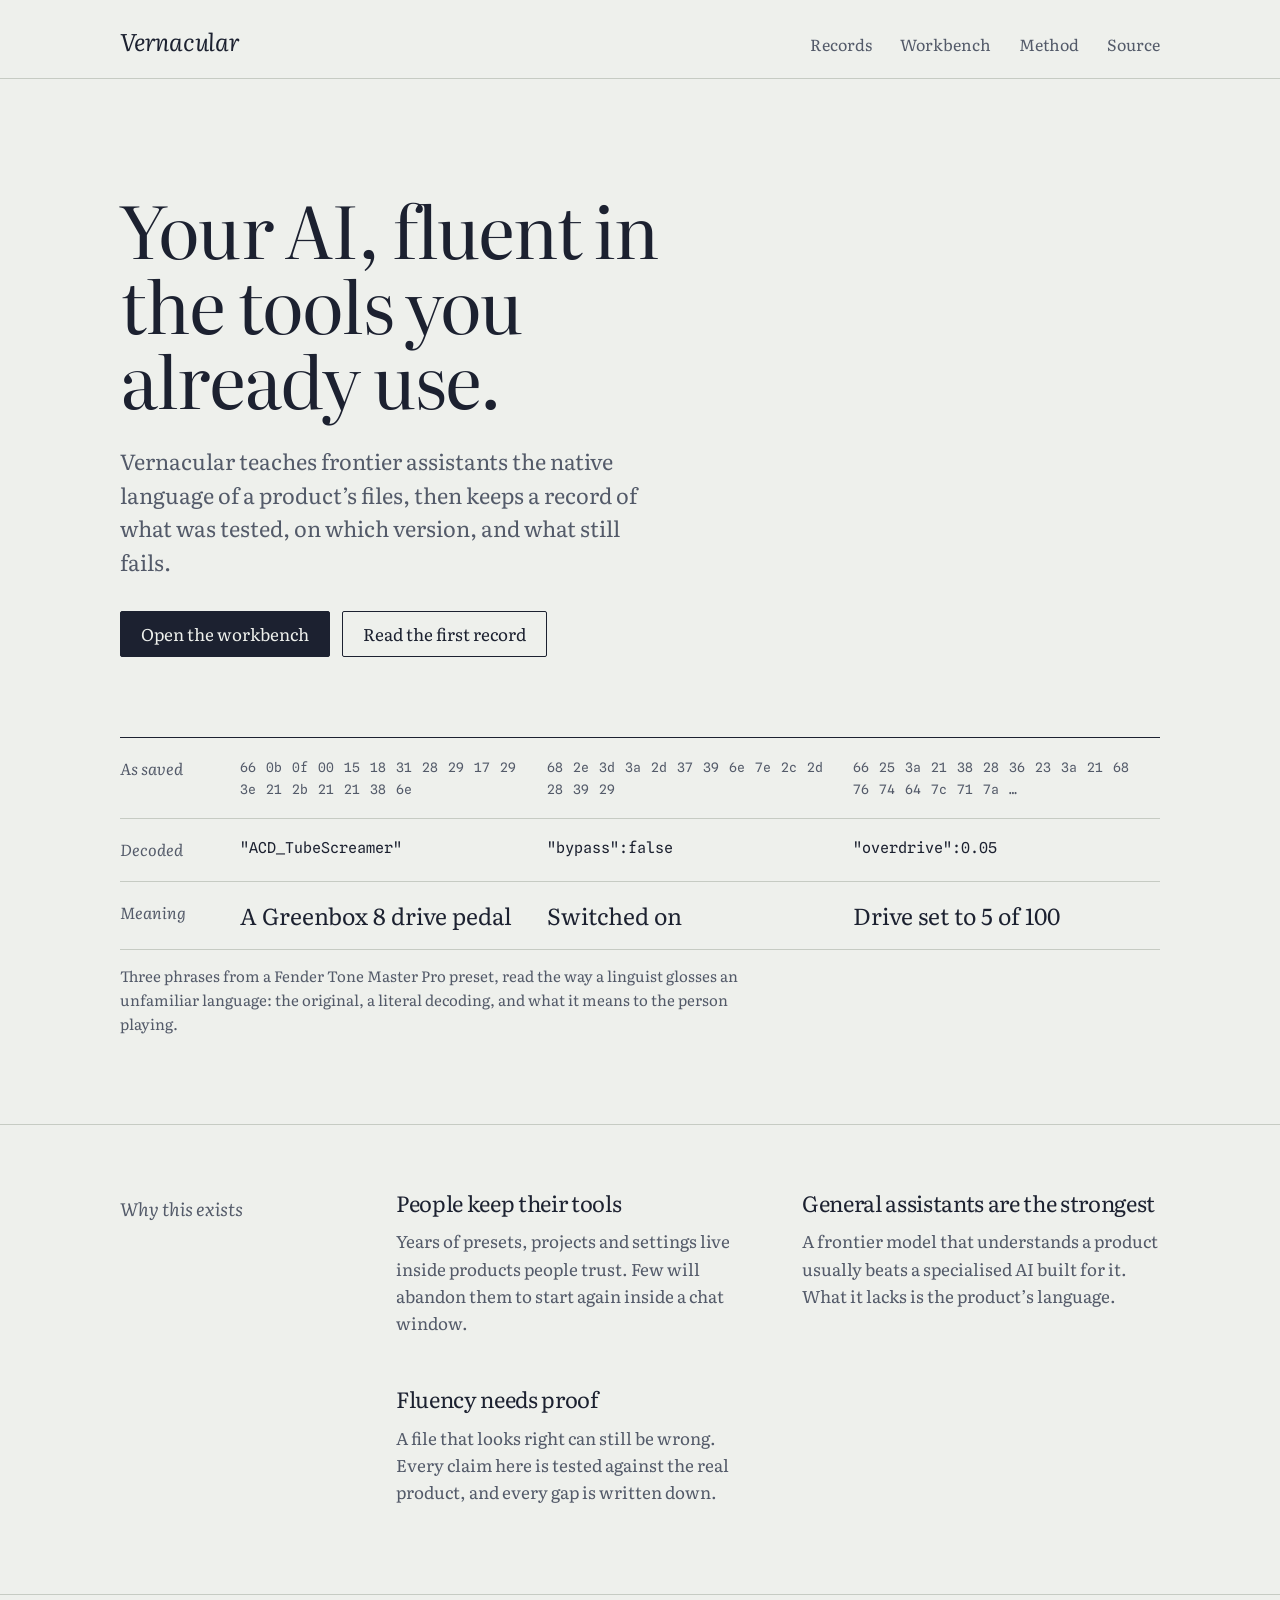
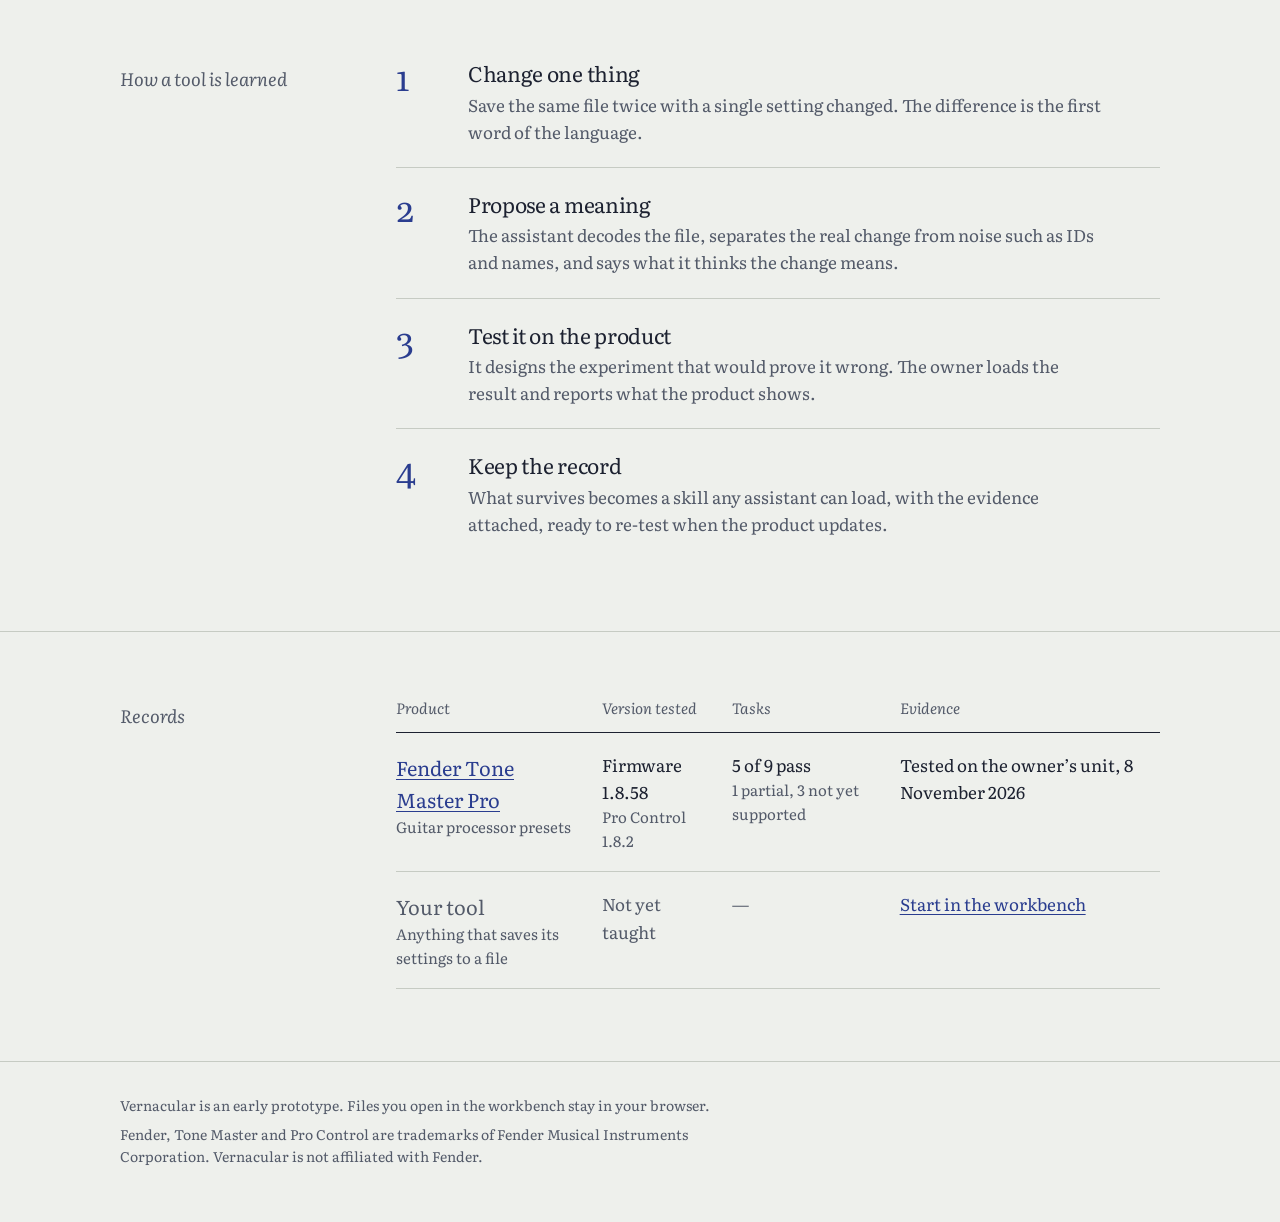
<file: index.html>
<!doctype html>
<html lang="en">
<head>
<meta charset="utf-8">
<meta name="viewport" content="width=device-width, initial-scale=1">
<title>Vernacular</title>
<meta name="description" content="Vernacular teaches frontier AI assistants the native file language of the tools you already use, and keeps a tested record of what works.">
<link rel="preconnect" href="https://fonts.googleapis.com">
<link rel="preconnect" href="https://fonts.gstatic.com" crossorigin>
<link href="https://fonts.googleapis.com/css2?family=Literata:ital,opsz,wght@0,7..72,300..600;1,7..72,300..500&family=Spline+Sans+Mono:wght@400;500&display=swap" rel="stylesheet">
<link rel="stylesheet" href="assets/site.css">
<style>
  .hero { padding: clamp(56px, 9vw, 112px) 0 clamp(48px, 7vw, 88px); }
  .hero h1 { max-width: 15ch; }
  .hero .lede { margin-top: 28px; }

  /* The interlinear gloss: one file, read three ways */
  .gloss { margin: clamp(48px, 7vw, 80px) 0 0; }
  .gloss-grid {
    display: grid;
    grid-template-columns: minmax(84px, 120px) repeat(3, minmax(0, 1fr));
    border-top: 1px solid var(--ink);
    border-bottom: 1px solid var(--rule);
  }
  .gloss-grid > div { padding: 18px 20px 18px 0; border-top: 1px solid var(--rule); }
  .gloss-grid > .row-first { border-top: 0; }
  .row-name { font-style: italic; font-size: 16px; color: var(--graphite); }
  .bytes { font-family: var(--mono); font-size: 13px; line-height: 1.7; color: var(--graphite); word-spacing: 2px; }
  .decoded { font-family: var(--mono); font-size: 15px; line-height: 1.5; color: var(--ink); overflow-wrap: anywhere; }
  .meaning { font-size: clamp(19px, 1.8vw, 23px); line-height: 1.35; }
  .gloss figcaption { margin-top: 14px; font-size: 15px; color: var(--graphite); max-width: 70ch; }

  .gloss .decoded, .gloss .meaning, .gloss .row-dec, .gloss .row-mean { animation: reveal 700ms ease-out both; }
  .gloss .decoded, .gloss .row-dec { animation-delay: 500ms; }
  .gloss .meaning, .gloss .row-mean { animation-delay: 1200ms; }
  @keyframes reveal { from { opacity: 0; } to { opacity: 1; } }

  @media (max-width: 760px) {
    .gloss-grid { grid-template-columns: minmax(0, 1fr); }
    .gloss-grid > .row-name { padding-bottom: 0; border-top: 1px solid var(--ink); }
    .gloss-grid > div:not(.row-name) { border-top: 0; padding-top: 8px; }
  }

  .argument { display: grid; grid-template-columns: repeat(auto-fit, minmax(260px, 1fr)); gap: 32px 48px; }
  .argument h3 { margin-bottom: 10px; }
  .argument p { font-size: 17px; color: var(--graphite); }

  .steps { list-style: none; margin: 0; padding: 0; counter-reset: step; display: grid; gap: 0; }
  .steps li { counter-increment: step; display: grid; grid-template-columns: 56px minmax(0, 1fr); gap: 4px 16px; padding: 22px 0; border-top: 1px solid var(--rule); }
  .steps li:first-child { border-top: 0; padding-top: 0; }
  .steps li::before { content: counter(step); font-size: 34px; line-height: 1; color: var(--lapis); font-variant-numeric: oldstyle-nums; grid-row: span 2; }
  .steps h3 { font-size: 21px; }
  .steps p { margin: 0; font-size: 17px; color: var(--graphite); }

  .records { width: 100%; border-collapse: collapse; font-size: 17px; }
  .records-box { overflow-x: auto; }
  .records th { text-align: left; font-weight: 400; font-style: italic; font-size: 15px; color: var(--graphite); padding: 0 24px 12px 0; border-bottom: 1px solid var(--ink); }
  .records td { padding: 18px 24px 18px 0; border-bottom: 1px solid var(--rule); vertical-align: top; }
  .records .product { font-size: 20px; }
  .records .muted td { color: var(--graphite); }
</style>
</head>
<body>
<a class="skip" href="#main">Skip to content</a>
<header class="masthead">
  <div class="wrap">
    <a class="wordmark" href="./">Vernacular</a>
    <nav class="nav" aria-label="Main">
      <a href="#records">Records</a>
      <a href="workbench.html">Workbench</a>
      <a href="#method">Method</a>
      <a href="https://github.com/PrototypeVersions/Vernacular">Source</a>
    </nav>
  </div>
</header>

<main id="main">
  <section class="hero">
    <div class="wrap">
      <h1>Your AI, fluent in the tools you already use.</h1>
      <p class="lede">Vernacular teaches frontier assistants the native language of a product’s files, then keeps a record of what was tested, on which version, and what still fails.</p>
      <div class="actions">
        <a class="button" href="workbench.html">Open the workbench</a>
        <a class="button quiet" href="records/tone-master-pro.html">Read the first record</a>
      </div>

      <figure class="gloss" aria-labelledby="gloss-caption">
        <div class="gloss-grid">
          <div class="row-name row-first">As saved</div>
          <div class="bytes row-first">66 0b 0f 00 15 18 31 28 29 17 29 3e 21 2b 21 21 38 6e</div>
          <div class="bytes row-first">68 2e 3d 3a 2d 37 39 6e 7e 2c 2d 28 39 29</div>
          <div class="bytes row-first">66 25 3a 21 38 28 36 23 3a 21 68 76 74 64 7c 71 7a …</div>

          <div class="row-name row-dec">Decoded</div>
          <div class="decoded">"ACD_TubeScreamer"</div>
          <div class="decoded">"bypass":false</div>
          <div class="decoded">"overdrive":0.05</div>

          <div class="row-name row-mean">Meaning</div>
          <div class="meaning">A Greenbox 8 drive pedal</div>
          <div class="meaning">Switched on</div>
          <div class="meaning">Drive set to 5 of 100</div>
        </div>
        <figcaption id="gloss-caption">Three phrases from a Fender Tone Master Pro preset, read the way a linguist glosses an unfamiliar language: the original, a literal decoding, and what it means to the person playing.</figcaption>
      </figure>
    </div>
  </section>

  <section class="section" aria-labelledby="why">
    <div class="wrap">
      <p class="margin-title" id="why">Why this exists</p>
      <div class="argument">
        <div>
          <h3>People keep their tools</h3>
          <p>Years of presets, projects and settings live inside products people trust. Few will abandon them to start again inside a chat window.</p>
        </div>
        <div>
          <h3>General assistants are the strongest</h3>
          <p>A frontier model that understands a product usually beats a specialised AI built for it. What it lacks is the product’s language.</p>
        </div>
        <div>
          <h3>Fluency needs proof</h3>
          <p>A file that looks right can still be wrong. Every claim here is tested against the real product, and every gap is written down.</p>
        </div>
      </div>
    </div>
  </section>

  <section class="section" id="method" aria-labelledby="method-title">
    <div class="wrap">
      <p class="margin-title" id="method-title">How a tool is learned</p>
      <ol class="steps">
        <li>
          <h3>Change one thing</h3>
          <p>Save the same file twice with a single setting changed. The difference is the first word of the language.</p>
        </li>
        <li>
          <h3>Propose a meaning</h3>
          <p>The assistant decodes the file, separates the real change from noise such as IDs and names, and says what it thinks the change means.</p>
        </li>
        <li>
          <h3>Test it on the product</h3>
          <p>It designs the experiment that would prove it wrong. The owner loads the result and reports what the product shows.</p>
        </li>
        <li>
          <h3>Keep the record</h3>
          <p>What survives becomes a skill any assistant can load, with the evidence attached, ready to re-test when the product updates.</p>
        </li>
      </ol>
    </div>
  </section>

  <section class="section" id="records" aria-labelledby="records-title">
    <div class="wrap">
      <p class="margin-title" id="records-title">Records</p>
      <div class="records-box">
        <table class="records">
          <thead>
            <tr><th scope="col">Product</th><th scope="col">Version tested</th><th scope="col">Tasks</th><th scope="col">Evidence</th></tr>
          </thead>
          <tbody>
            <tr>
              <td><a class="product" href="records/tone-master-pro.html">Fender Tone Master Pro</a><div class="small">Guitar processor presets</div></td>
              <td>Firmware 1.8.58<div class="small">Pro Control 1.8.2</div></td>
              <td>5 of 9 pass<div class="small">1 partial, 3 not yet supported</div></td>
              <td>Tested on the owner’s unit, 8 November 2026</td>
            </tr>
            <tr class="muted">
              <td><span class="product">Your tool</span><div class="small">Anything that saves its settings to a file</div></td>
              <td>Not yet taught</td>
              <td>—</td>
              <td><a href="workbench.html">Start in the workbench</a></td>
            </tr>
          </tbody>
        </table>
      </div>
    </div>
  </section>
</main>

<footer class="footer">
  <div class="wrap">
    <p>Vernacular is an early prototype. Files you open in the workbench stay in your browser.</p>
    <p>Fender, Tone Master and Pro Control are trademarks of Fender Musical Instruments Corporation. Vernacular is not affiliated with Fender.</p>
  </div>
</footer>
</body>
</html>
</file>
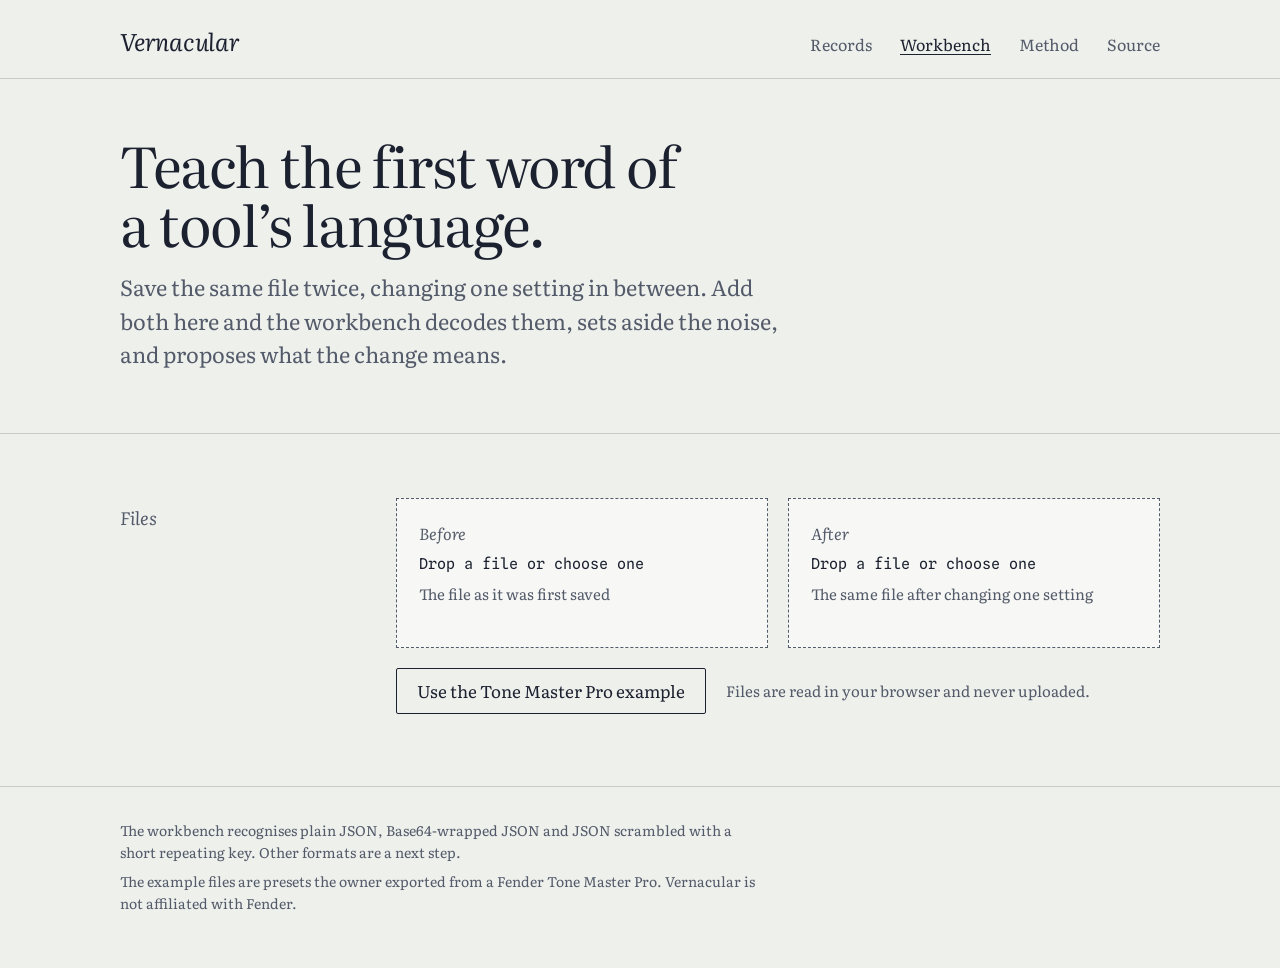
<file: workbench.html>
<!doctype html>
<html lang="en">
<head>
<meta charset="utf-8">
<meta name="viewport" content="width=device-width, initial-scale=1">
<title>Workbench · Vernacular</title>
<meta name="description" content="Compare two saved files with one setting changed. The workbench decodes them and shows what the change means.">
<link rel="preconnect" href="https://fonts.googleapis.com">
<link rel="preconnect" href="https://fonts.gstatic.com" crossorigin>
<link href="https://fonts.googleapis.com/css2?family=Literata:ital,opsz,wght@0,7..72,300..600;1,7..72,300..500&family=Spline+Sans+Mono:wght@400;500&display=swap" rel="stylesheet">
<link rel="stylesheet" href="assets/site.css">
<style>
  .bench-head { padding: 56px 0 40px; }
  .bench-head h1 { font-size: clamp(36px, 4.8vw, 56px); max-width: 18ch; }
  .bench-head .lede { margin-top: 18px; max-width: 52ch; }

  .pair { display: grid; grid-template-columns: repeat(auto-fit, minmax(280px, 1fr)); gap: 20px; }
  .slot { position: relative; border: 1px dashed var(--graphite); background: var(--surface); padding: 22px 22px 24px; min-height: 150px; display: flex; flex-direction: column; gap: 6px; }
  .slot.filled { border-style: solid; border-color: var(--ink); }
  .slot.dragging { border-color: var(--lapis); background: #E6EAF5; }
  .slot-name { font-style: italic; color: var(--graphite); font-size: 16px; }
  .slot-file { font-family: var(--mono); font-size: 15px; overflow-wrap: anywhere; }
  .slot-meta { font-size: 15px; color: var(--graphite); }
  .slot input[type="file"] { position: absolute; inset: 0; opacity: 0; cursor: pointer; width: 100%; }
  .slot:focus-within { outline: 2px solid var(--lapis); outline-offset: 3px; }

  .row-actions { display: flex; flex-wrap: wrap; align-items: center; gap: 12px 20px; margin-top: 20px; }
  .note { font-size: 15px; color: var(--graphite); margin: 0; }

  .finding { padding: 4px 0 0; }
  .finding h3 { margin-bottom: 8px; }
  .finding p { color: var(--graphite); font-size: 17px; }
  .error { color: var(--madder); }

  .preview { font-family: var(--mono); font-size: 13px; line-height: 1.7; color: var(--graphite); background: var(--surface); border: 1px solid var(--rule); padding: 14px 16px; overflow-x: auto; white-space: pre; margin: 16px 0 0; }
  .preview b { color: var(--ink); font-weight: 500; }

  .diff { width: 100%; border-collapse: collapse; }
  .diff-box { overflow-x: auto; }
  .diff th { text-align: left; font-weight: 400; font-style: italic; font-size: 15px; color: var(--graphite); padding: 0 20px 12px 0; border-bottom: 1px solid var(--ink); }
  .diff td { padding: 14px 20px 14px 0; border-bottom: 1px solid var(--rule); vertical-align: top; font-size: 16px; }
  .diff { table-layout: fixed; min-width: 640px; }
  .diff th:nth-child(1) { width: 32%; }
  .diff th:nth-child(2), .diff th:nth-child(3) { width: 17%; }
  .diff .path { font-family: var(--mono); font-size: 13px; overflow-wrap: anywhere; }
  .diff .val { font-family: var(--mono); font-size: 14px; overflow-wrap: anywhere; }
  .diff .before { color: var(--madder); text-decoration: line-through; text-decoration-thickness: 1px; }
  .diff .after { color: var(--moss); }
  .diff tr.meaningful td { background: #E4E8F3; }
  .diff tr.meaningful td:first-child { box-shadow: inset 3px 0 0 var(--lapis); padding-left: 14px; }
  .kind { white-space: nowrap; }

  .reading { display: grid; grid-template-columns: repeat(auto-fit, minmax(280px, 1fr)); gap: 32px 48px; }
  .reading h3 { margin-bottom: 10px; }
  .reading p { font-size: 17px; }
  .experiment { border-left: 2px solid var(--lapis); padding-left: 20px; }
  .experiment label { display: block; font-size: 16px; color: var(--graphite); margin: 18px 0 6px; }
  .experiment input { font-family: var(--serif); font-size: 17px; padding: 10px 12px; border: 1px solid var(--graphite); background: var(--surface); width: 9ch; border-radius: 2px; }
  .experiment output { display: block; margin-top: 12px; font-size: 17px; }

  [hidden] { display: none !important; }
</style>
</head>
<body>
<a class="skip" href="#main">Skip to content</a>
<header class="masthead">
  <div class="wrap">
    <a class="wordmark" href="./">Vernacular</a>
    <nav class="nav" aria-label="Main">
      <a href="./#records">Records</a>
      <a href="workbench.html" aria-current="page">Workbench</a>
      <a href="./#method">Method</a>
      <a href="https://github.com/PrototypeVersions/Vernacular">Source</a>
    </nav>
  </div>
</header>

<main id="main">
  <section class="bench-head">
    <div class="wrap">
      <h1>Teach the first word of a tool’s language.</h1>
      <p class="lede">Save the same file twice, changing one setting in between. Add both here and the workbench decodes them, sets aside the noise, and proposes what the change means.</p>
    </div>
  </section>

  <section class="section" aria-labelledby="files-title">
    <div class="wrap">
      <p class="margin-title" id="files-title">Files</p>
      <div>
        <div class="pair">
          <div class="slot" id="slot-a">
            <span class="slot-name">Before</span>
            <span class="slot-file" data-role="file">Drop a file or choose one</span>
            <span class="slot-meta" data-role="meta">The file as it was first saved</span>
            <input type="file" id="file-a" aria-label="Choose the file saved before the change">
          </div>
          <div class="slot" id="slot-b">
            <span class="slot-name">After</span>
            <span class="slot-file" data-role="file">Drop a file or choose one</span>
            <span class="slot-meta" data-role="meta">The same file after changing one setting</span>
            <input type="file" id="file-b" aria-label="Choose the file saved after the change">
          </div>
        </div>
        <div class="row-actions">
          <button class="button quiet" type="button" id="load-example">Use the Tone Master Pro example</button>
          <p class="note">Files are read in your browser and never uploaded.</p>
        </div>
      </div>
    </div>
  </section>

  <section class="section" id="encoding" hidden aria-labelledby="encoding-title">
    <div class="wrap">
      <p class="margin-title" id="encoding-title">Encoding</p>
      <div class="finding" id="encoding-body"></div>
    </div>
  </section>

  <section class="section" id="differences" hidden aria-labelledby="diff-title">
    <div class="wrap">
      <p class="margin-title" id="diff-title">Differences</p>
      <div>
        <p id="diff-summary"></p>
        <div class="diff-box">
          <table class="diff">
            <thead><tr><th scope="col">Field</th><th scope="col">Before</th><th scope="col">After</th><th scope="col">Reading</th></tr></thead>
            <tbody id="diff-rows"></tbody>
          </table>
        </div>
      </div>
    </div>
  </section>

  <section class="section" id="reading" hidden aria-labelledby="reading-title">
    <div class="wrap">
      <p class="margin-title" id="reading-title">What it means</p>
      <div class="reading" id="reading-body"></div>
    </div>
  </section>
</main>

<footer class="footer">
  <div class="wrap">
    <p>The workbench recognises plain JSON, Base64-wrapped JSON and JSON scrambled with a short repeating key. Other formats are a next step.</p>
    <p>The example files are presets the owner exported from a Fender Tone Master Pro. Vernacular is not affiliated with Fender.</p>
  </div>
</footer>

<script src="assets/workbench.js"></script>
</body>
</html>
</file>
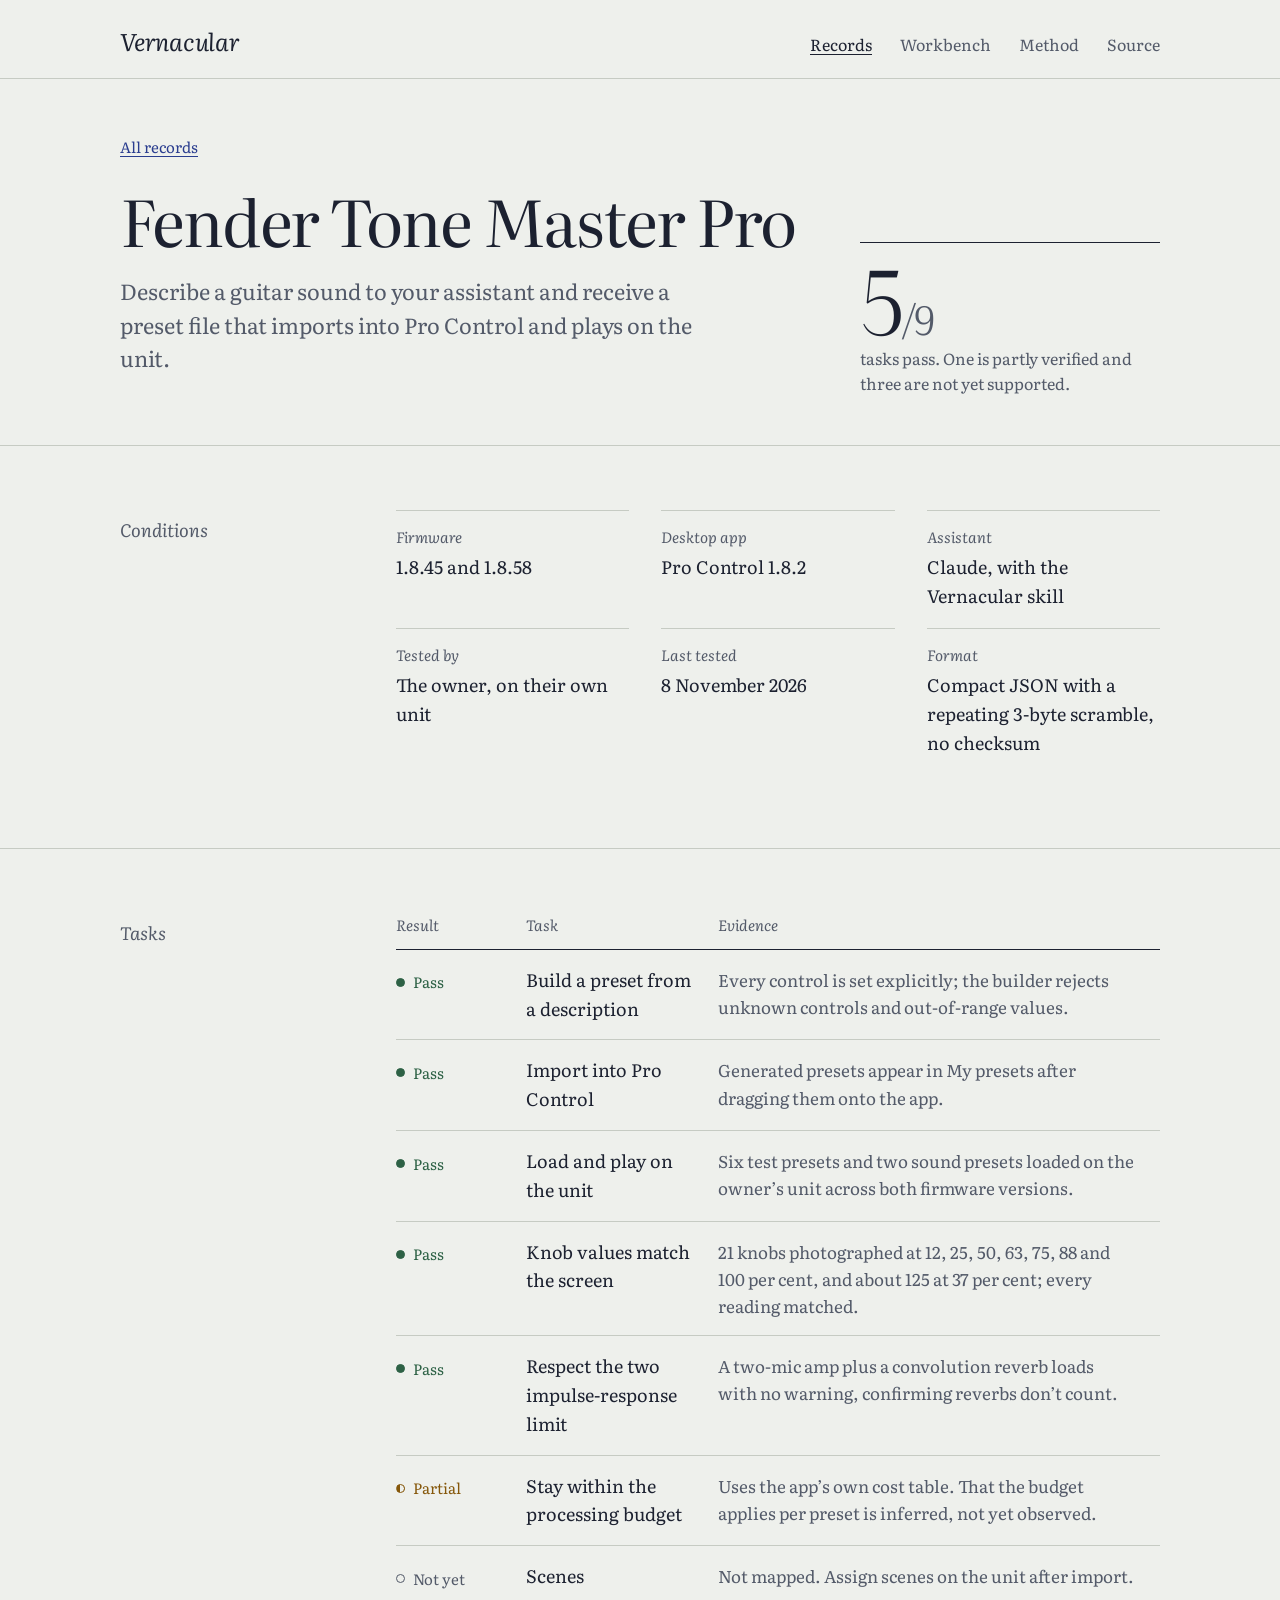
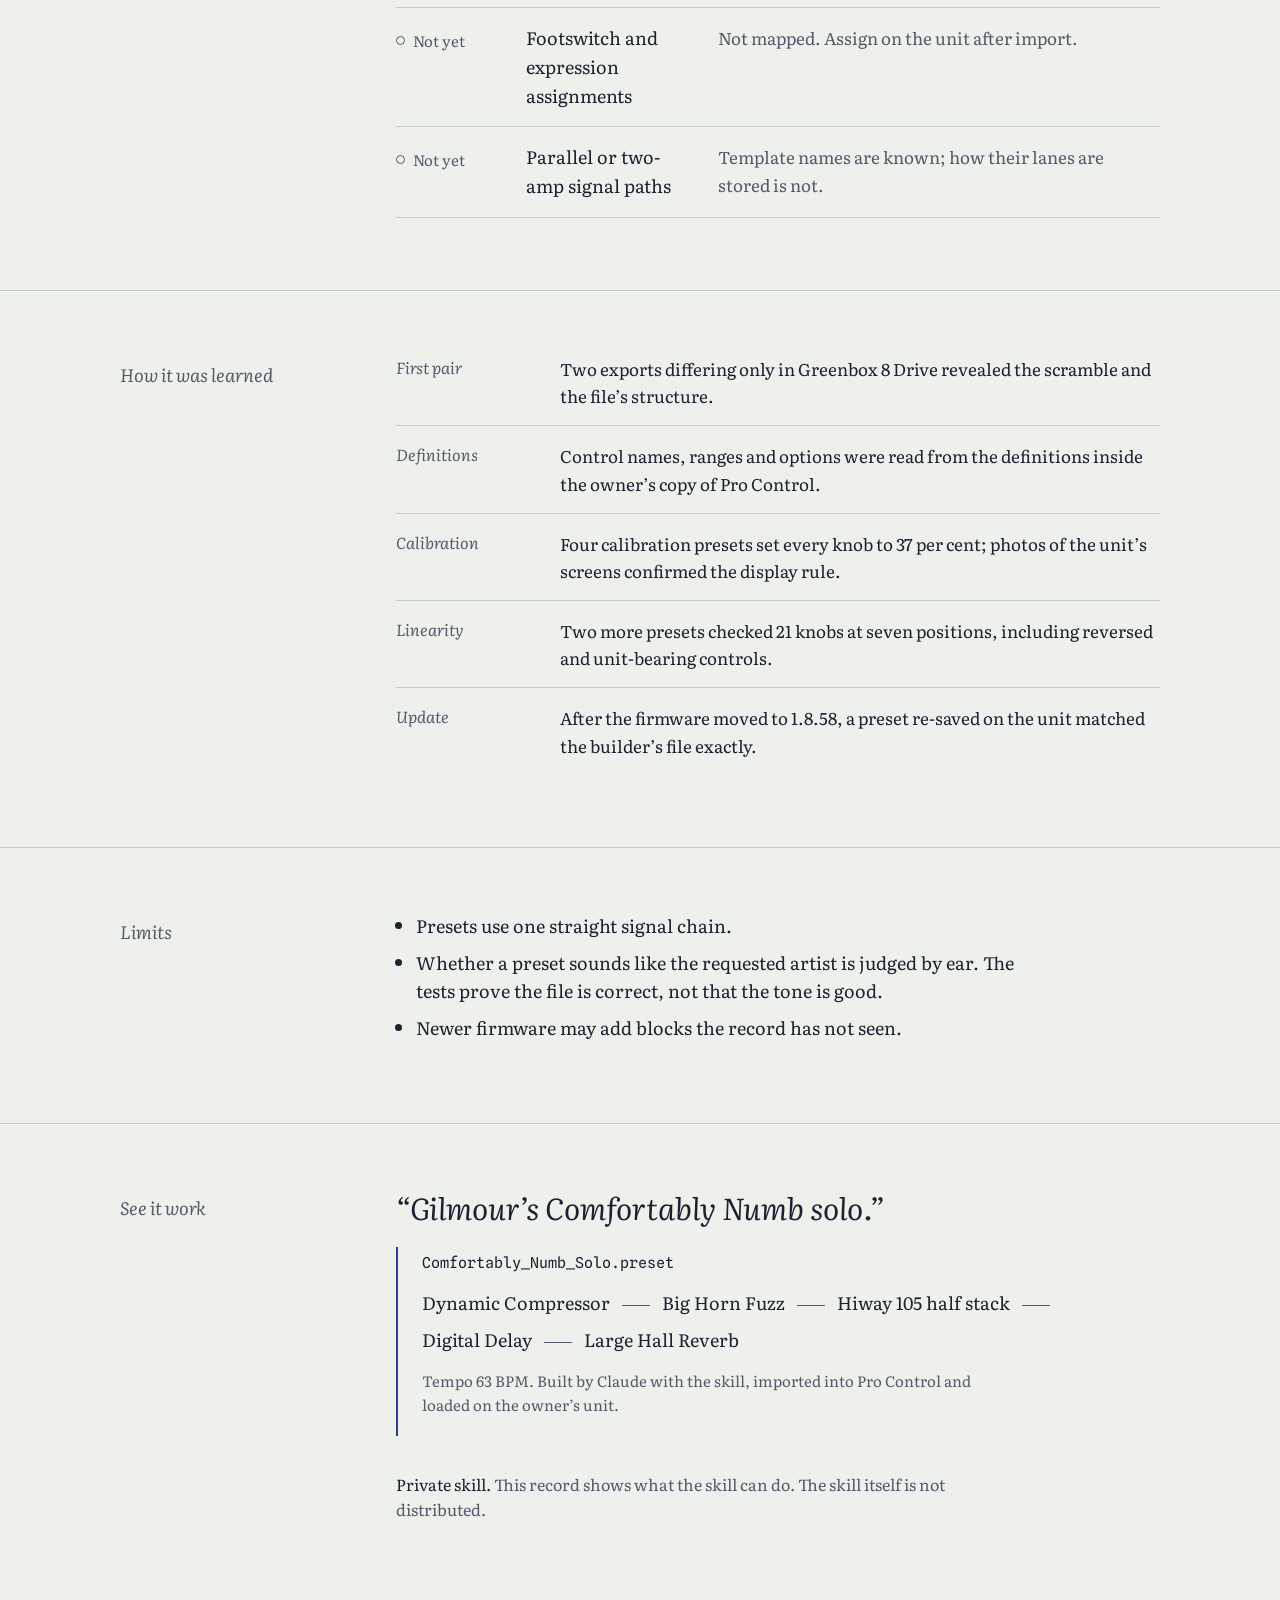
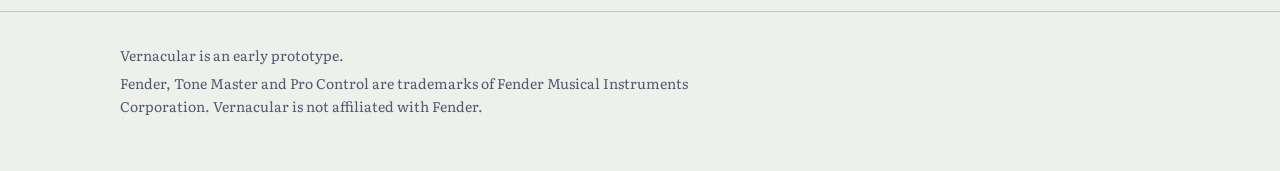
<file: records/tone-master-pro.html>
<!doctype html>
<html lang="en">
<head>
<meta charset="utf-8">
<meta name="viewport" content="width=device-width, initial-scale=1">
<title>Fender Tone Master Pro · Vernacular</title>
<meta name="description" content="What a frontier assistant can and cannot do with Fender Tone Master Pro preset files, with the evidence.">
<link rel="preconnect" href="https://fonts.googleapis.com">
<link rel="preconnect" href="https://fonts.gstatic.com" crossorigin>
<link href="https://fonts.googleapis.com/css2?family=Literata:ital,opsz,wght@0,7..72,300..600;1,7..72,300..500&family=Spline+Sans+Mono:wght@400;500&display=swap" rel="stylesheet">
<link rel="stylesheet" href="../assets/site.css">
<style>
  .record-head { padding: 56px 0 48px; }
  .crumb { font-size: 15px; margin-bottom: 28px; }
  .record-head .head-grid { display: grid; grid-template-columns: minmax(0, 1fr) minmax(220px, 300px); gap: 40px 64px; align-items: end; }
  .record-head h1 { font-size: clamp(40px, 5.6vw, 64px); }
  .record-head .lede { margin-top: 20px; max-width: 46ch; }
  .tally { border-top: 1px solid var(--ink); padding-top: 14px; }
  .tally-figure { font-size: 88px; line-height: 0.9; font-weight: 300; letter-spacing: -0.04em; font-variant-numeric: lining-nums; }
  .tally-figure span { font-size: 40px; color: var(--graphite); }
  .tally p { margin: 10px 0 0; font-size: 16px; color: var(--graphite); }
  @media (max-width: 760px) { .record-head .head-grid { grid-template-columns: minmax(0, 1fr); } }

  .facts { display: grid; grid-template-columns: repeat(auto-fit, minmax(200px, 1fr)); gap: 0 32px; margin: 0; }
  .facts div { border-top: 1px solid var(--rule); padding: 14px 0 18px; }
  .facts dt { font-style: italic; font-size: 15px; color: var(--graphite); }
  .facts dd { margin: 4px 0 0; font-size: 18px; }

  .tasks { width: 100%; border-collapse: collapse; }
  .tasks-box { overflow-x: auto; }
  .tasks th { text-align: left; font-weight: 400; font-style: italic; font-size: 15px; color: var(--graphite); padding: 0 24px 12px 0; border-bottom: 1px solid var(--ink); }
  .tasks td { padding: 16px 24px 16px 0; border-bottom: 1px solid var(--rule); vertical-align: top; font-size: 17px; }
  .tasks td:first-child { min-width: 130px; }
  .tasks .task { font-size: 18px; }
  .tasks .evidence { color: var(--graphite); min-width: 260px; }

  .timeline { list-style: none; margin: 0; padding: 0; }
  .timeline li { display: grid; grid-template-columns: minmax(110px, 140px) minmax(0, 1fr); gap: 4px 24px; padding: 16px 0; border-top: 1px solid var(--rule); }
  .timeline li:first-child { border-top: 0; padding-top: 0; }
  .timeline .when { font-style: italic; color: var(--graphite); font-size: 16px; }
  .timeline p { margin: 0; font-size: 17px; }
  @media (max-width: 560px) { .timeline li { grid-template-columns: minmax(0, 1fr); } }

  .limits { margin: 0; padding-left: 1.1em; }
  .limits li { margin-bottom: 8px; max-width: 60ch; }

  .exchange { margin: 0; max-width: 720px; }
  .ask { font-size: clamp(24px, 2.6vw, 30px); line-height: 1.3; font-style: italic; margin: 0 0 20px; }
  .answer { border-left: 2px solid var(--lapis); padding: 4px 0 4px 24px; }
  .answer .file { font-family: var(--mono); font-size: 15px; margin: 0 0 14px; }
  .chain { list-style: none; margin: 0 0 14px; padding: 0; display: flex; flex-wrap: wrap; align-items: center; gap: 8px 0; font-size: 18px; }
  .chain li:not(:last-child)::after { content: ""; display: inline-block; width: 28px; height: 1px; background: var(--graphite); vertical-align: middle; margin: 0 12px; }
  .private { margin-top: 36px; font-size: 16px; color: var(--graphite); }
  .private-mark { color: var(--ink); }
</style>
</head>
<body>
<a class="skip" href="#main">Skip to content</a>
<header class="masthead">
  <div class="wrap">
    <a class="wordmark" href="../">Vernacular</a>
    <nav class="nav" aria-label="Main">
      <a href="../#records" aria-current="page">Records</a>
      <a href="../workbench.html">Workbench</a>
      <a href="../#method">Method</a>
      <a href="https://github.com/PrototypeVersions/Vernacular">Source</a>
    </nav>
  </div>
</header>

<main id="main">
  <section class="record-head">
    <div class="wrap">
      <p class="crumb"><a href="../#records">All records</a></p>
      <div class="head-grid">
        <div>
          <h1>Fender Tone Master Pro</h1>
          <p class="lede">Describe a guitar sound to your assistant and receive a preset file that imports into Pro Control and plays on the unit.</p>
        </div>
        <div class="tally" aria-label="5 of 9 tasks pass">
          <div class="tally-figure" aria-hidden="true">5<span>/9</span></div>
          <p>tasks pass. One is partly verified and three are not yet supported.</p>
        </div>
      </div>
    </div>
  </section>

  <section class="section" aria-labelledby="facts-title">
    <div class="wrap">
      <p class="margin-title" id="facts-title">Conditions</p>
      <dl class="facts">
        <div><dt>Firmware</dt><dd>1.8.45 and 1.8.58</dd></div>
        <div><dt>Desktop app</dt><dd>Pro Control 1.8.2</dd></div>
        <div><dt>Assistant</dt><dd>Claude, with the Vernacular skill</dd></div>
        <div><dt>Tested by</dt><dd>The owner, on their own unit</dd></div>
        <div><dt>Last tested</dt><dd>8 November 2026</dd></div>
        <div><dt>Format</dt><dd>Compact JSON with a repeating 3-byte scramble, no checksum</dd></div>
      </dl>
    </div>
  </section>

  <section class="section" aria-labelledby="tasks-title">
    <div class="wrap">
      <p class="margin-title" id="tasks-title">Tasks</p>
      <div class="tasks-box">
        <table class="tasks">
          <thead><tr><th scope="col">Result</th><th scope="col">Task</th><th scope="col">Evidence</th></tr></thead>
          <tbody>
            <tr><td><span class="status pass">Pass</span></td><td class="task">Build a preset from a description</td><td class="evidence">Every control is set explicitly; the builder rejects unknown controls and out-of-range values.</td></tr>
            <tr><td><span class="status pass">Pass</span></td><td class="task">Import into Pro Control</td><td class="evidence">Generated presets appear in My presets after dragging them onto the app.</td></tr>
            <tr><td><span class="status pass">Pass</span></td><td class="task">Load and play on the unit</td><td class="evidence">Six test presets and two sound presets loaded on the owner’s unit across both firmware versions.</td></tr>
            <tr><td><span class="status pass">Pass</span></td><td class="task">Knob values match the screen</td><td class="evidence">21 knobs photographed at 12, 25, 50, 63, 75, 88 and 100 per cent, and about 125 at 37 per cent; every reading matched.</td></tr>
            <tr><td><span class="status pass">Pass</span></td><td class="task">Respect the two impulse-response limit</td><td class="evidence">A two-mic amp plus a convolution reverb loads with no warning, confirming reverbs don’t count.</td></tr>
            <tr><td><span class="status partial">Partial</span></td><td class="task">Stay within the processing budget</td><td class="evidence">Uses the app’s own cost table. That the budget applies per preset is inferred, not yet observed.</td></tr>
            <tr><td><span class="status none">Not yet</span></td><td class="task">Scenes</td><td class="evidence">Not mapped. Assign scenes on the unit after import.</td></tr>
            <tr><td><span class="status none">Not yet</span></td><td class="task">Footswitch and expression assignments</td><td class="evidence">Not mapped. Assign on the unit after import.</td></tr>
            <tr><td><span class="status none">Not yet</span></td><td class="task">Parallel or two-amp signal paths</td><td class="evidence">Template names are known; how their lanes are stored is not.</td></tr>
          </tbody>
        </table>
      </div>
    </div>
  </section>

  <section class="section" aria-labelledby="history-title">
    <div class="wrap">
      <p class="margin-title" id="history-title">How it was learned</p>
      <ol class="timeline">
        <li><span class="when">First pair</span><p>Two exports differing only in Greenbox 8 Drive revealed the scramble and the file’s structure.</p></li>
        <li><span class="when">Definitions</span><p>Control names, ranges and options were read from the definitions inside the owner’s copy of Pro Control.</p></li>
        <li><span class="when">Calibration</span><p>Four calibration presets set every knob to 37 per cent; photos of the unit’s screens confirmed the display rule.</p></li>
        <li><span class="when">Linearity</span><p>Two more presets checked 21 knobs at seven positions, including reversed and unit-bearing controls.</p></li>
        <li><span class="when">Update</span><p>After the firmware moved to 1.8.58, a preset re-saved on the unit matched the builder’s file exactly.</p></li>
      </ol>
    </div>
  </section>

  <section class="section" aria-labelledby="limits-title">
    <div class="wrap">
      <p class="margin-title" id="limits-title">Limits</p>
      <div>
        <ul class="limits">
          <li>Presets use one straight signal chain.</li>
          <li>Whether a preset sounds like the requested artist is judged by ear. The tests prove the file is correct, not that the tone is good.</li>
          <li>Newer firmware may add blocks the record has not seen.</li>
        </ul>
      </div>
    </div>
  </section>

  <section class="section" aria-labelledby="example-title">
    <div class="wrap">
      <p class="margin-title" id="example-title">See it work</p>
      <div>
        <figure class="exchange">
          <p class="ask">“Gilmour’s Comfortably Numb solo.”</p>
          <div class="answer">
            <p class="file">Comfortably_Numb_Solo.preset</p>
            <ol class="chain" aria-label="Signal chain, in order">
              <li>Dynamic Compressor</li>
              <li>Big Horn Fuzz</li>
              <li>Hiway 105 half stack</li>
              <li>Digital Delay</li>
              <li>Large Hall Reverb</li>
            </ol>
            <p class="small">Tempo 63 BPM. Built by Claude with the skill, imported into Pro Control and loaded on the owner’s unit.</p>
          </div>
        </figure>
        <p class="private"><span class="private-mark">Private skill.</span> This record shows what the skill can do. The skill itself is not distributed.</p>
      </div>
    </div>
  </section>
</main>

<footer class="footer">
  <div class="wrap">
    <p>Vernacular is an early prototype.</p>
    <p>Fender, Tone Master and Pro Control are trademarks of Fender Musical Instruments Corporation. Vernacular is not affiliated with Fender.</p>
  </div>
</footer>
</body>
</html>
</file>
<file: assets/site.css>
/* Vernacular — shared styles
   Two voices: Literata for human language, Spline Sans Mono for machine language. */

:root {
  --paper: #EEF0EC;
  --surface: #F7F8F5;
  --ink: #1C2130;
  --graphite: #535A69;
  --rule: #C6CBC3;
  --lapis: #2A3D8F;
  --lapis-deep: #1E2D6E;
  --moss: #2D6145;
  --ochre: #85570A;
  --madder: #9B2F2A;

  --serif: "Literata", Georgia, "Times New Roman", serif;
  --mono: "Spline Sans Mono", ui-monospace, "SFMono-Regular", Menlo, monospace;

  --measure: 64ch;
  --page: 1120px;
  --gutter: clamp(20px, 4vw, 40px);
}

*, *::before, *::after { box-sizing: border-box; }

html { -webkit-text-size-adjust: 100%; }

body {
  margin: 0;
  background: var(--paper);
  color: var(--ink);
  font-family: var(--serif);
  font-size: 18px;
  line-height: 1.6;
  font-optical-sizing: auto;
  text-rendering: optimizeLegibility;
}

a { color: var(--lapis); text-decoration-thickness: 1px; text-underline-offset: 3px; }
a:hover { color: var(--lapis-deep); }
:focus-visible { outline: 2px solid var(--lapis); outline-offset: 3px; border-radius: 2px; }

.wrap { max-width: var(--page); margin: 0 auto; padding: 0 var(--gutter); }

.skip { position: absolute; left: -9999px; }
.skip:focus { left: var(--gutter); top: 12px; background: var(--surface); padding: 8px 12px; z-index: 10; }

/* Masthead */
.masthead { border-bottom: 1px solid var(--rule); }
.masthead .wrap { display: flex; flex-wrap: wrap; align-items: baseline; justify-content: space-between; gap: 12px 32px; padding-top: 22px; padding-bottom: 18px; }
.wordmark { font-size: 24px; font-style: italic; font-weight: 400; letter-spacing: -0.01em; color: var(--ink); text-decoration: none; }
.wordmark:hover { color: var(--ink); }
.nav { display: flex; flex-wrap: wrap; gap: 6px 28px; font-size: 16px; }
.nav a { color: var(--graphite); text-decoration: none; }
.nav a:hover, .nav a[aria-current="page"] { color: var(--ink); text-decoration: underline; }

/* Type scale (1.25 ratio from 18px) */
h1, h2, h3 { font-weight: 400; margin: 0; letter-spacing: -0.015em; }
h1 { font-size: clamp(40px, 6.2vw, 72px); line-height: 1.04; letter-spacing: -0.025em; }
h2 { font-size: clamp(28px, 3.4vw, 36px); line-height: 1.15; }
h3 { font-size: 22px; line-height: 1.3; }
p { margin: 0 0 1em; max-width: var(--measure); }
.lede { font-size: clamp(19px, 1.7vw, 22px); line-height: 1.55; color: var(--graphite); max-width: 40ch; }
.small { font-size: 15px; color: var(--graphite); }
.mono { font-family: var(--mono); font-size: 0.82em; letter-spacing: 0; }

/* Sections with a marginal title, like a glossed book */
.section { border-top: 1px solid var(--rule); padding: 64px 0 72px; }
.section .wrap { display: grid; grid-template-columns: minmax(0, 220px) minmax(0, 1fr); gap: 24px 56px; }
.margin-title { font-style: italic; font-size: 18px; color: var(--graphite); padding-top: 6px; }
@media (max-width: 760px) {
  .section { padding: 48px 0 56px; }
  .section .wrap { grid-template-columns: minmax(0, 1fr); }
}

/* Buttons */
.actions { display: flex; flex-wrap: wrap; gap: 12px; margin-top: 32px; }
.button {
  display: inline-flex; align-items: center; min-height: 46px; padding: 0 20px;
  font-family: var(--serif); font-size: 17px; text-decoration: none; cursor: pointer;
  border: 1px solid var(--ink); background: var(--ink); color: var(--paper); border-radius: 2px;
}
.button:hover { background: var(--lapis-deep); border-color: var(--lapis-deep); color: var(--paper); }
.button.quiet { background: transparent; color: var(--ink); }
.button.quiet:hover { background: var(--surface); color: var(--ink); border-color: var(--ink); }

/* Status words */
.status { font-family: var(--serif); font-size: 15px; white-space: nowrap; display: inline-flex; align-items: center; gap: 8px; }
.status::before { content: ""; width: 9px; height: 9px; border-radius: 50%; border: 1.5px solid currentColor; }
.status.pass { color: var(--moss); }
.status.pass::before { background: currentColor; }
.status.partial { color: var(--ochre); }
.status.partial::before { background: linear-gradient(90deg, currentColor 50%, transparent 50%); }
.status.none { color: var(--graphite); }

/* Footer */
.footer { border-top: 1px solid var(--rule); padding: 32px 0 48px; }
.footer p { font-size: 14px; color: var(--graphite); max-width: 80ch; margin: 0 0 6px; }

@media (prefers-reduced-motion: reduce) {
  *, *::before, *::after { animation: none !important; transition: none !important; }
}
</file>
